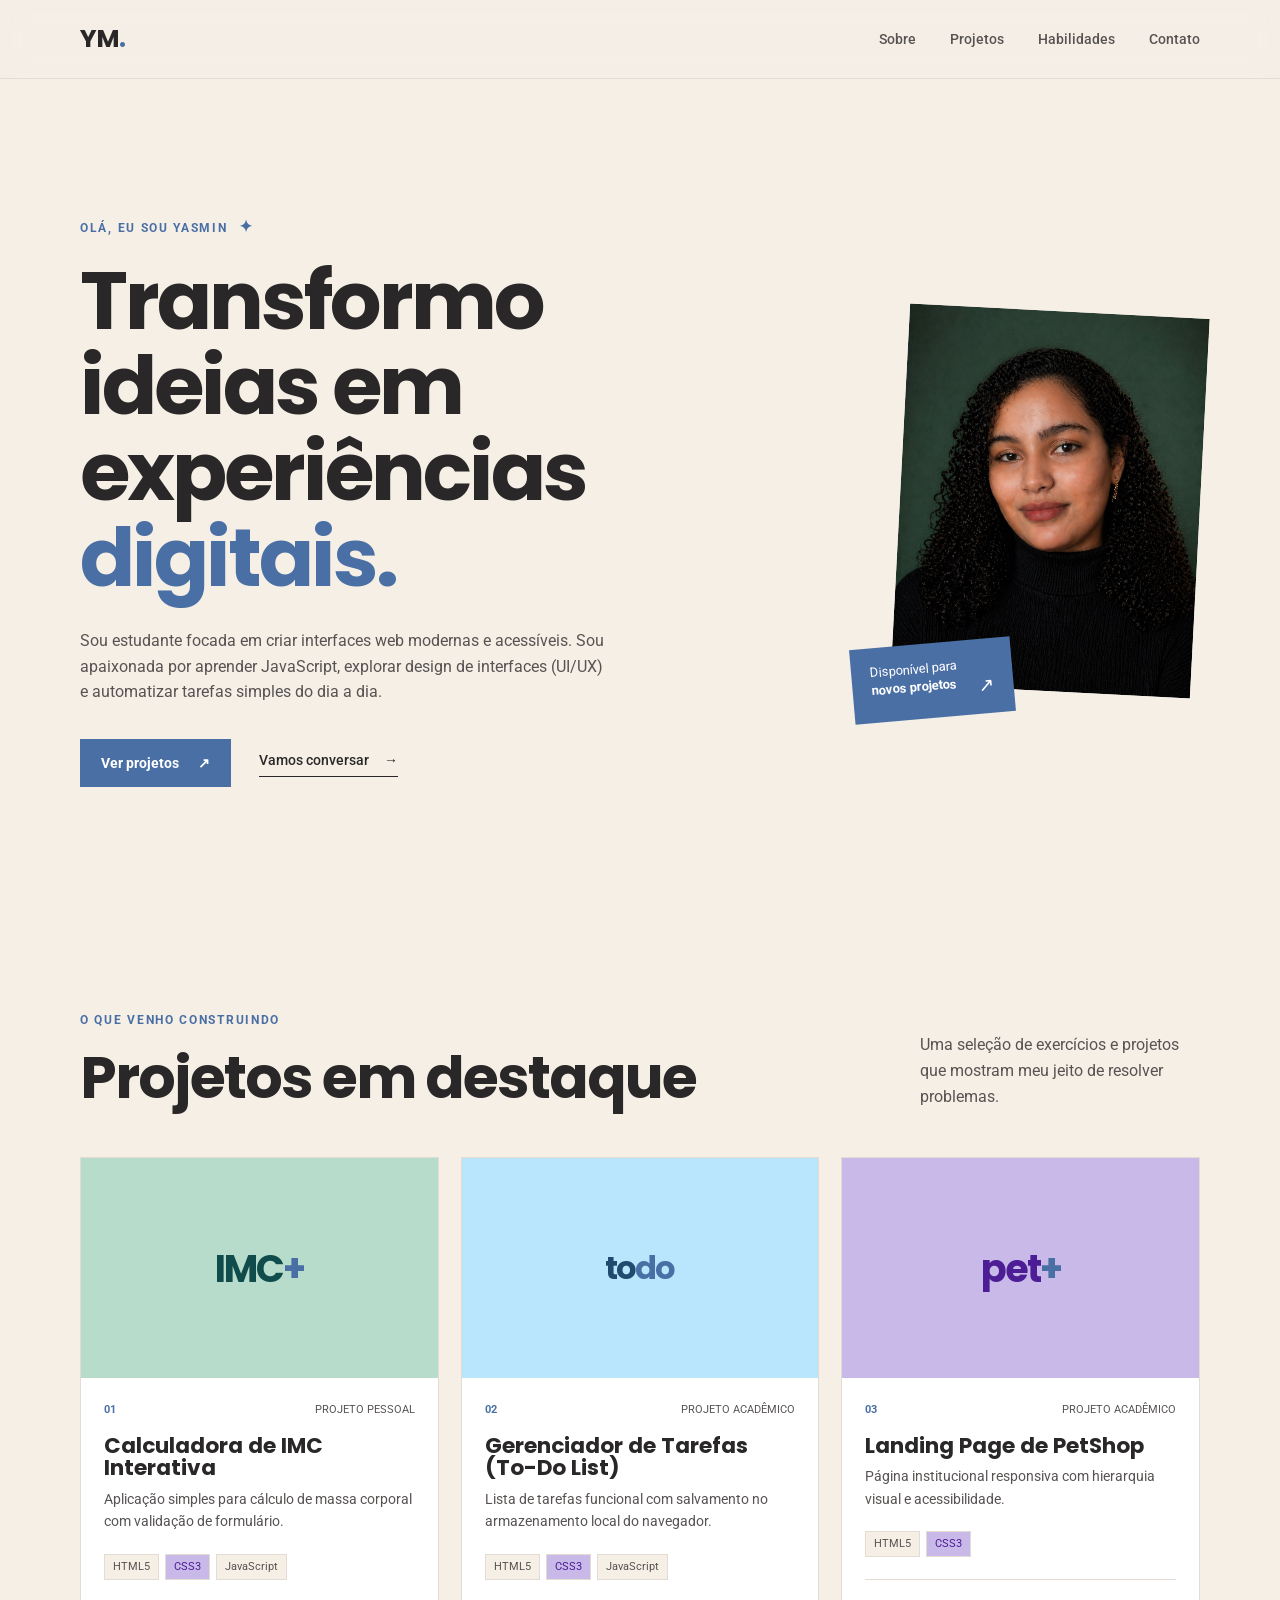
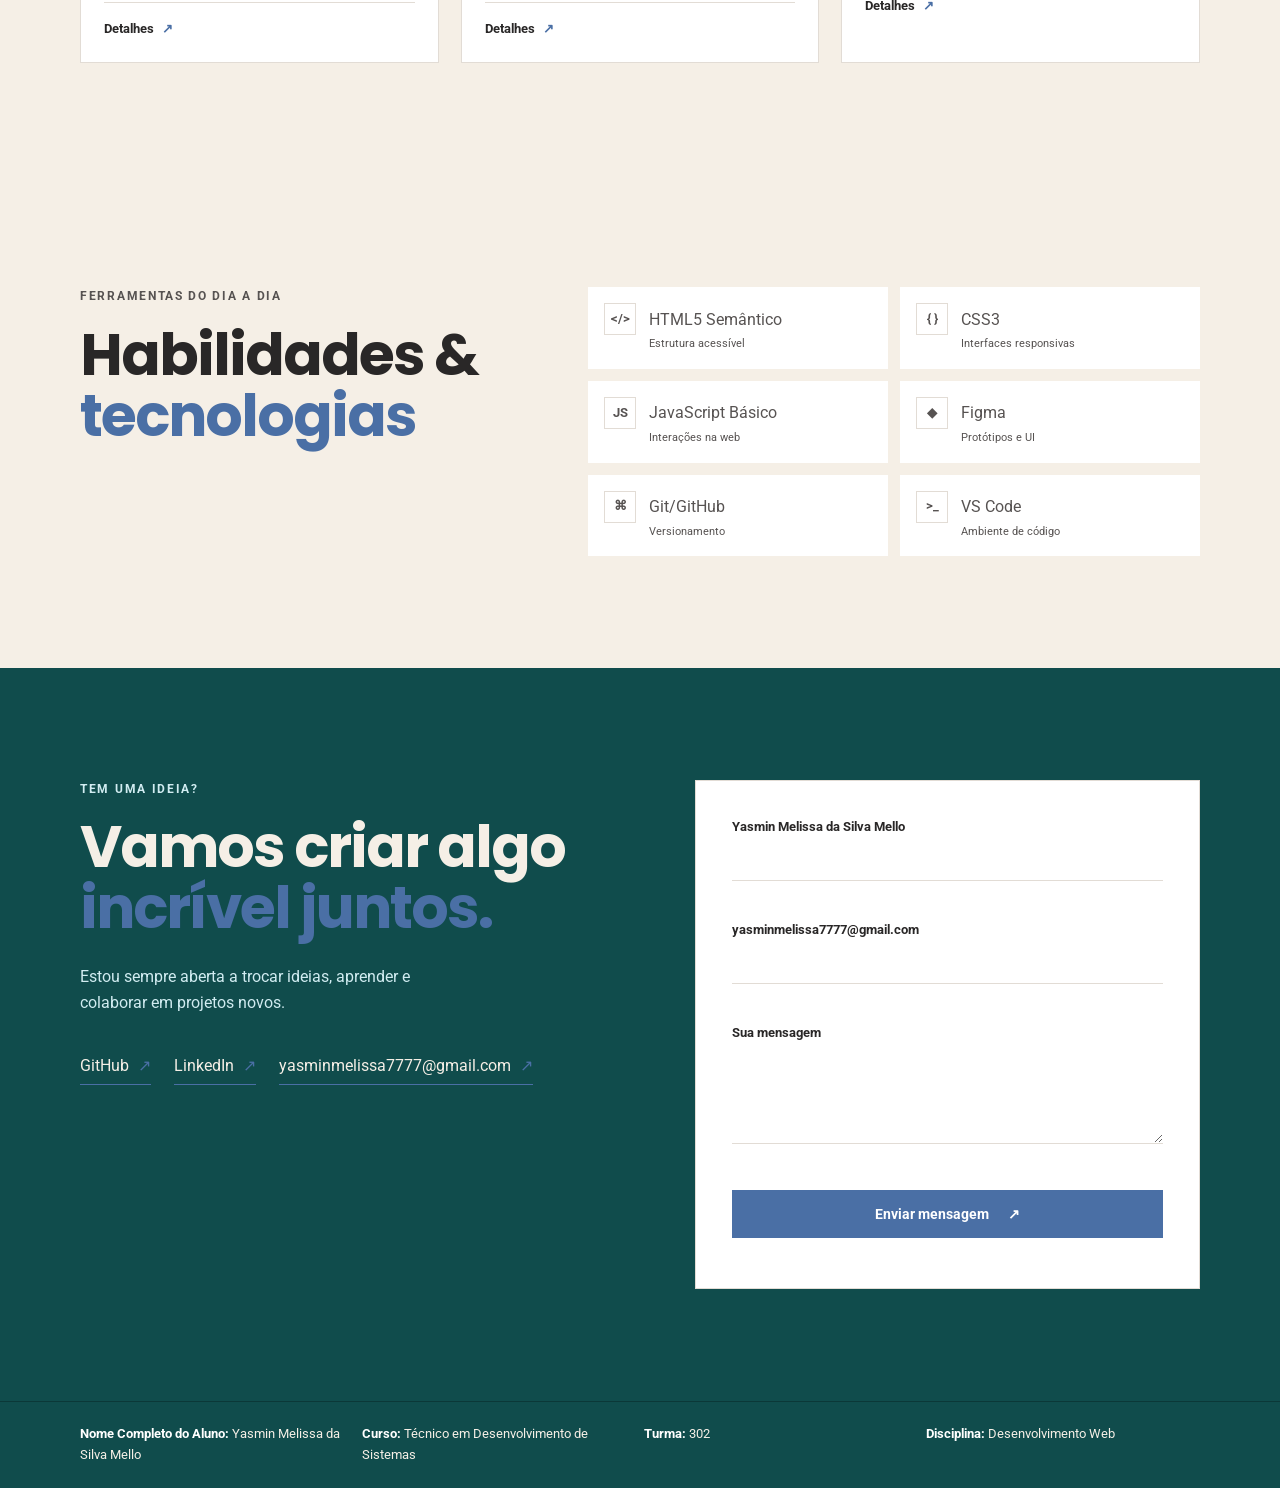
<file: index.html>
<!DOCTYPE html>
<html lang="pt-BR">
<head>
  <meta charset="UTF-8">
  <meta name="viewport" content="width=device-width, initial-scale=1.0">
  <!-- 🚨 ATENÇÃO EXTREMA: SE VOCÊ NÃO ENXERGAR ESTA LINHA, FAVOR COMPRAR UM ÓCULOS URGENTE! 🚨 -->
  <!-- TODO: TROQUE O NOME ABAIXO PELO SEU OU VAI ENTREGAR O TRABALHO COM O NOME DOS OUTROS! -->
  <meta name="description" content="Portfólio de Yasmin Melissa, aluna de Desenvolvimento de Sistemas.">
  <title>Yasmin Melissa | Desenvolvimento de Sistemas</title>
  <link rel="icon" type="image/x-icon" href="img/favicon.ico">
  <link rel="preconnect" href="https://fonts.googleapis.com">
  <link rel="preconnect" href="https://fonts.gstatic.com" crossorigin>
  <link href="https://fonts.googleapis.com/css2?family=Poppins:wght@400;500;600;700&family=Roboto:wght@400;500;700&display=swap" rel="stylesheet">
  <link rel="stylesheet" href="css/style.css">
</head>
<body>
  <a class="skip-link" href="#conteudo">Pular para o conteúdo</a>

  <header class="site-header">
    <div class="container header-content">
      <!-- 🚨 ATENÇÃO EXTREMA: SE VOCÊ NÃO ENXERGAR ESTA LINHA, FAVOR COMPRAR UM ÓCULOS URGENTE! 🚨 -->
      <!-- TODO: TROQUE O NOME ABAIXO PELO SEU OU VAI ENTREGAR O TRABALHO COM O NOME DOS OUTROS! -->
      <a class="brand" href="#sobre" aria-label="Ir para o início">YM<span>.</span></a>
      <button class="menu-toggle" type="button" aria-label="Abrir menu" aria-expanded="false" aria-controls="main-menu">
        <span></span><span></span><span></span>
      </button>
      <nav class="main-nav" id="main-menu" aria-label="Navegação principal">
        <a href="#sobre">Sobre</a>
        <a href="#projetos">Projetos</a>
        <a href="#habilidades">Habilidades</a>
        <a href="#contato">Contato</a>
      </nav>
    </div>
  </header>

  <main id="conteudo">
    <!-- 🚨 ATENÇÃO EXTREMA: ESTA É A APRESENTAÇÃO PRINCIPAL DO PORTFÓLIO! 🚨 -->
    <!-- TODO: TROQUE O TEXTO ABAIXO PELA SUA BIOGRAFIA OU VAI APRESENTAR A HISTÓRIA DOS OUTROS! -->
    <section class="hero section" id="sobre">
      <div class="container hero-grid">
        <div class="hero-copy">
          <!-- 🚨 ATENÇÃO EXTREMA: SEU NOME PRECISA APARECER AQUI! 🚨 -->
          <!-- TODO: TROQUE O NOME ABAIXO PELO SEU OU VAI ENTREGAR O TRABALHO COM O NOME DOS OUTROS! -->
          <p class="eyebrow">Olá, eu sou Yasmin <span aria-hidden="true">✦</span></p>
          <h1>Transformo ideias em experiências <em>digitais.</em></h1>
          <!-- ⚠️ OBVIEDADE NÍVEL HARD: SUA BIOGRAFIA NÃO VAI SE ESCREVER SOZINHA! ⚠️ -->
          <!-- TODO: COLOQUE SEU CURSO E SEUS INTERESSES ABAIXO ANTES DE ENTREGAR O TRABALHO! -->
          <p class="hero-text">Sou estudante focada em criar interfaces web modernas e acessíveis. Sou apaixonada por aprender JavaScript, explorar design de interfaces (UI/UX) e automatizar tarefas simples do dia a dia.</p>
          <div class="hero-actions">
            <a class="button button-primary" href="#projetos">Ver projetos <span aria-hidden="true">↗</span></a>
            <a class="text-link" href="#contato">Vamos conversar <span aria-hidden="true">→</span></a>
          </div>
        </div>
        <div class="profile-wrap">
          <div class="profile-frame">
            <!-- 🚨 ATENÇÃO EXTREMA: UMA FOTO ERRADA VAI MOSTRAR A CARA DOS OUTROS NO SEU PORTFÓLIO! 🚨 -->
            <!-- TODO: TROQUE img/foto-perfil.jpg PELA SUA FOTO E MANTENHA O CAMINHO DA PASTA img/! -->
            <img src="img/foto-perfil.jpg" alt="Foto de perfil de Yasmin Melissa da Silva Mello" onerror="this.style.display='none'; this.parentElement.classList.add('image-fallback');">
            <span class="fallback-initials" aria-hidden="true">YM</span>
          </div>
          <p class="profile-note">Disponível para<br><strong>novos projetos</strong> <span aria-hidden="true">↗</span></p>
        </div>
      </div>
    </section>

    <!-- 🚨 ATENÇÃO EXTREMA: ESTES PROJETOS SÃO A PROVA DO SEU TRABALHO! 🚨 -->
    <!-- TODO: TROQUE OS PROJETOS ABAIXO PELOS SEUS OU O PROFESSOR VAI CLICAR NOS PROJETOS DOS OUTROS! -->
    <section class="projects section" id="projetos">
      <div class="container">
        <div class="section-heading">
          <div>
            <p class="eyebrow">O que venho construindo</p>
            <h2>Projetos em destaque</h2>
          </div>
          <p class="section-intro">Uma seleção de exercícios e projetos que mostram meu jeito de resolver problemas.</p>
        </div>
        <div class="project-grid">
          <article class="project-card">
            <!-- ⚠️ OBVIEDADE NÍVEL HARD: PROJETO SEM NOME E LINK NÃO GANHA NOTA! ⚠️ -->
            <!-- TODO: COLOQUE NOME, DESCRIÇÃO, TECNOLOGIAS E LINKS REAIS DO SEU PROJETO! -->
            <a class="project-image image-one" href="projetos/projeto-1.html" aria-label="Ver detalhes da Calculadora de IMC Interativa">
              <span class="image-label">IMC<span>+</span></span>
            </a>
            <div class="project-content">
              <div class="project-meta"><span>01</span><span>Projeto pessoal</span></div>
              <h3>Calculadora de IMC Interativa</h3>
              <p>Aplicação simples para cálculo de massa corporal com validação de formulário.</p>
              <div class="tags"><span>HTML5</span><span>CSS3</span><span>JavaScript</span></div>
              <div class="project-links"><a href="projetos/projeto-1.html">Detalhes <span>↗</span></a></div>
            </div>
          </article>

          <article class="project-card">
            <!-- ⚠️ OBVIEDADE NÍVEL HARD: PROJETO SEM NOME E LINK NÃO GANHA NOTA! ⚠️ -->
            <!-- TODO: COLOQUE NOME, DESCRIÇÃO, TECNOLOGIAS E LINKS REAIS DO SEU PROJETO! -->
            <a class="project-image image-two" href="projetos/projeto-2.html" aria-label="Ver detalhes do Gerenciador de Tarefas">
              <span class="image-label">to<span>do</span></span>
            </a>
            <div class="project-content">
              <div class="project-meta"><span>02</span><span>Projeto acadêmico</span></div>
              <h3>Gerenciador de Tarefas (To-Do List)</h3>
              <p>Lista de tarefas funcional com salvamento no armazenamento local do navegador.</p>
              <div class="tags"><span>HTML5</span><span>CSS3</span><span>JavaScript</span></div>
              <div class="project-links"><a href="projetos/projeto-2.html">Detalhes <span>↗</span></a></div>
            </div>
          </article>

          <article class="project-card">
            <!-- ⚠️ OBVIEDADE NÍVEL HARD: PROJETO SEM NOME E LINK NÃO GANHA NOTA! ⚠️ -->
            <!-- TODO: COLOQUE NOME, DESCRIÇÃO, TECNOLOGIAS E LINKS REAIS DO SEU PROJETO! -->
            <a class="project-image image-three" href="projetos/projeto-3.html" aria-label="Ver detalhes da Landing Page de PetShop">
              <span class="image-label">pet<span>+</span></span>
            </a>
            <div class="project-content">
              <div class="project-meta"><span>03</span><span>Projeto acadêmico</span></div>
              <h3>Landing Page de PetShop</h3>
              <p>Página institucional responsiva com hierarquia visual e acessibilidade.</p>
              <div class="tags"><span>HTML5</span><span>CSS3</span></div>
              <div class="project-links"><a href="projetos/projeto-3.html">Detalhes <span>↗</span></a></div>
            </div>
          </article>
        </div>
      </div>
    </section>

    <!-- 🚨 ATENÇÃO EXTREMA: ESTA LISTA MOSTRA O QUE VOCÊ SABE FAZER! 🚨 -->
    <!-- TODO: TROQUE AS HABILIDADES ABAIXO PELAS SUAS OU VAI ATRIBUIR CONHECIMENTO DOS OUTROS A VOCÊ! -->
    <section class="skills section" id="habilidades">
      <div class="container skills-grid">
        <div>
          <p class="eyebrow">Ferramentas do dia a dia</p>
          <h2>Habilidades &<br><em>tecnologias</em></h2>
        </div>
        <div class="skills-list" aria-label="Lista de habilidades">
          <div class="skill"><span class="skill-icon">&lt;/&gt;</span><span>HTML5 Semântico</span><small>Estrutura acessível</small></div>
          <div class="skill"><span class="skill-icon">{ }</span><span>CSS3</span><small>Interfaces responsivas</small></div>
          <div class="skill"><span class="skill-icon">JS</span><span>JavaScript Básico</span><small>Interações na web</small></div>
          <div class="skill"><span class="skill-icon">◆</span><span>Figma</span><small>Protótipos e UI</small></div>
          <div class="skill"><span class="skill-icon">⌘</span><span>Git/GitHub</span><small>Versionamento</small></div>
          <div class="skill"><span class="skill-icon">&gt;_</span><span>VS Code</span><small>Ambiente de código</small></div>
        </div>
      </div>
    </section>

    <!-- ⚠️ OBVIEDADE NÍVEL HARD: FORMULÁRIO SEM VALIDAÇÃO VIRA BAGUNÇA! ⚠️ -->
    <!-- TODO: CONECTE ESTE FORMULÁRIO A UM SERVIÇO REAL SE QUISER RECEBER MENSAGENS! -->
    <section class="contact section" id="contato">
      <div class="container contact-grid">
        <div class="contact-copy">
          <p class="eyebrow">Tem uma ideia?</p>
          <h2>Vamos criar algo<br><em>incrível juntos.</em></h2>
          <p>Estou sempre aberta a trocar ideias, aprender e colaborar em projetos novos.</p>
          <div class="social-links">
            <!-- ⚠️ OBVIEDADE NÍVEL HARD: SE NÃO ALTERAR ISSO AQUI, NEM O LIVE SERVER SALVA! ⚠️ -->
            <!-- TODO: COLOQUE SEU E-MAIL REAL ABAIXO. NÃO DEIXE ESTE PLACEHOLDER SE NÃO VÃO MANDAR MENSAGEM PRO SEXTO DOS INFERNOS! -->
            <a href="https://github.com/Yasmin710-135" target="_blank" rel="noopener noreferrer">GitHub <span>↗</span></a>
            <a href="https://www.linkedin.com/in/yasmin-m-70b185333/" target="_blank" rel="noopener noreferrer">LinkedIn <span>↗</span></a>
            <a href="mailto:yasminmelissa7777@gmail.com">yasminmelissa7777@gmail.com <span>↗</span></a>
          </div>
        </div>
        <form class="contact-form" id="contact-form" novalidate>
          <div class="field"><label for="nome">Yasmin Melissa da Silva Mello</label><input type="text" id="nome" name="nome" autocomplete="name" required><span class="field-error" aria-live="polite"></span></div>
          <div class="field"><label for="email">yasminmelissa7777@gmail.com</label><input type="email" id="email" name="email" autocomplete="email" required><span class="field-error" aria-live="polite"></span></div>
          <div class="field"><label for="mensagem">Sua mensagem</label><textarea id="mensagem" name="mensagem" rows="4" required></textarea><span class="field-error" aria-live="polite"></span></div>
          <button class="button button-dark" type="submit">Enviar mensagem <span aria-hidden="true">↗</span></button>
          <p class="form-status" role="status" aria-live="polite"></p>
        </form>
      </div>
    </section>
  </main>

  <footer class="site-footer">
    <!-- 🚨 ATENÇÃO EXTREMA: O RODAPÉ TAMBÉM ENTREGA A IDENTIDADE DO TRABALHO! 🚨 -->
    <!-- TODO: TROQUE O NOME, CURSO, TURMA E DISCIPLINA PELOS SEUS DADOS REAIS! -->
    <div class="container footer-content">
      <p><strong>Nome Completo do Aluno:</strong> Yasmin Melissa da Silva Mello</p>
      <p><strong>Curso:</strong> Técnico em Desenvolvimento de Sistemas</p>
      <p><strong>Turma:</strong> 302</p>
      <p><strong>Disciplina:</strong> Desenvolvimento Web</p>
    </div>
  </footer>
  <script src="js/script.js"></script>
</body>
</html>
</file>
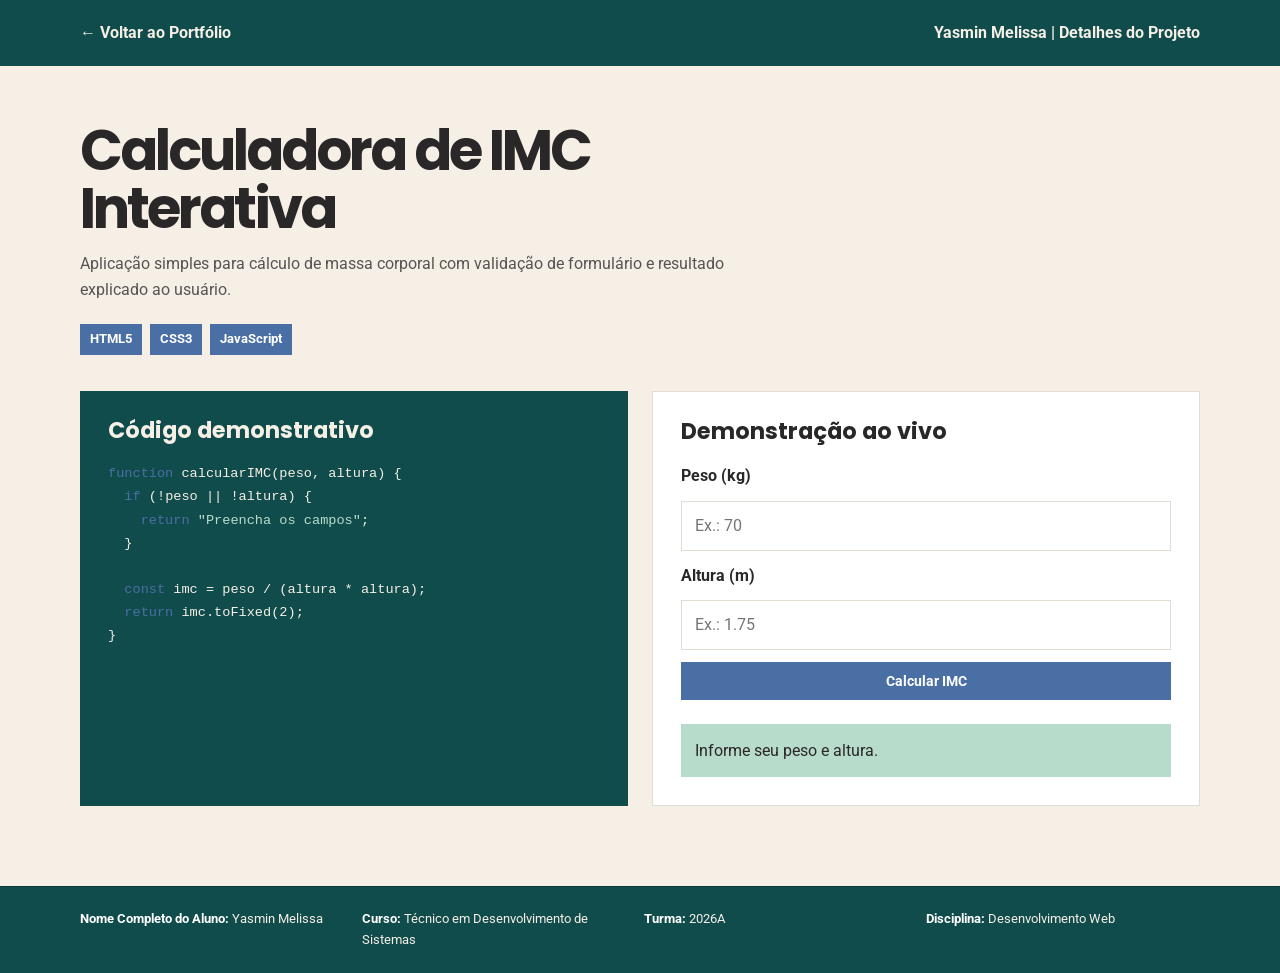
<file: projetos/projeto-1.html>
<!DOCTYPE html>
<html lang="pt-BR">
<head>
  <meta charset="UTF-8">
  <meta name="viewport" content="width=device-width, initial-scale=1.0">
  <title>Calculadora de IMC | Yasmin Melissa</title>
  <link rel="preconnect" href="https://fonts.googleapis.com">
  <link rel="preconnect" href="https://fonts.gstatic.com" crossorigin>
  <link href="https://fonts.googleapis.com/css2?family=Poppins:wght@400;500;600;700&family=Roboto:wght@400;500;700&display=swap" rel="stylesheet">
  <link rel="stylesheet" href="../css/style.css">
</head>
<body class="project-page">
  <header class="project-topbar"><div class="container"><a class="back-link" href="../index.html#projetos">← Voltar ao Portfólio</a><strong>Yasmin Melissa | Detalhes do Projeto</strong></div></header>
  <main class="container">
    <!-- 🚨 ATENÇÃO EXTREMA: ESTA SUBPÁGINA PRECISA DESCREVER O SEU PROJETO! 🚨 -->
    <!-- TODO: TROQUE O TÍTULO E A DESCRIÇÃO ABAIXO PELOS DADOS DO SEU PROJETO! -->
    <h1 class="project-title">Calculadora de IMC Interativa</h1>
    <p class="project-description">Aplicação simples para cálculo de massa corporal com validação de formulário e resultado explicado ao usuário.</p>
    <div class="project-badges"><span>HTML5</span><span>CSS3</span><span>JavaScript</span></div>
    <div class="split-container">
      <section class="code-panel" aria-labelledby="codigo-titulo">
        <h2 id="codigo-titulo">Código demonstrativo</h2>
        <pre><code><span class="code-keyword">function</span> calcularIMC(peso, altura) {
  <span class="code-keyword">if</span> (!peso || !altura) {
    <span class="code-keyword">return</span> <span class="code-string">"Preencha os campos"</span>;
  }

  <span class="code-keyword">const</span> imc = peso / (altura * altura);
  <span class="code-keyword">return</span> imc.toFixed(2);
}</code></pre>
      </section>
      <section class="preview-panel" aria-labelledby="preview-titulo">
        <h2 id="preview-titulo">Demonstração ao vivo</h2>
        <div class="demo-box">
          <label for="peso">Peso (kg)</label><input type="number" id="peso" min="1" step="0.1" placeholder="Ex.: 70">
          <label for="altura">Altura (m)</label><input type="number" id="altura" min="0.5" step="0.01" placeholder="Ex.: 1.75">
          <button class="button" type="button" id="calcular-imc">Calcular IMC</button>
          <p class="demo-result" id="resultado-imc" role="status">Informe seu peso e altura.</p>
        </div>
      </section>
    </div>
  </main>
  <footer class="site-footer"><div class="container footer-content"><p><strong>Nome Completo do Aluno:</strong> Yasmin Melissa</p><p><strong>Curso:</strong> Técnico em Desenvolvimento de Sistemas</p><p><strong>Turma:</strong> 2026A</p><p><strong>Disciplina:</strong> Desenvolvimento Web</p></div></footer>
  <script src="../js/script.js"></script>
</body>
</html>
</file>
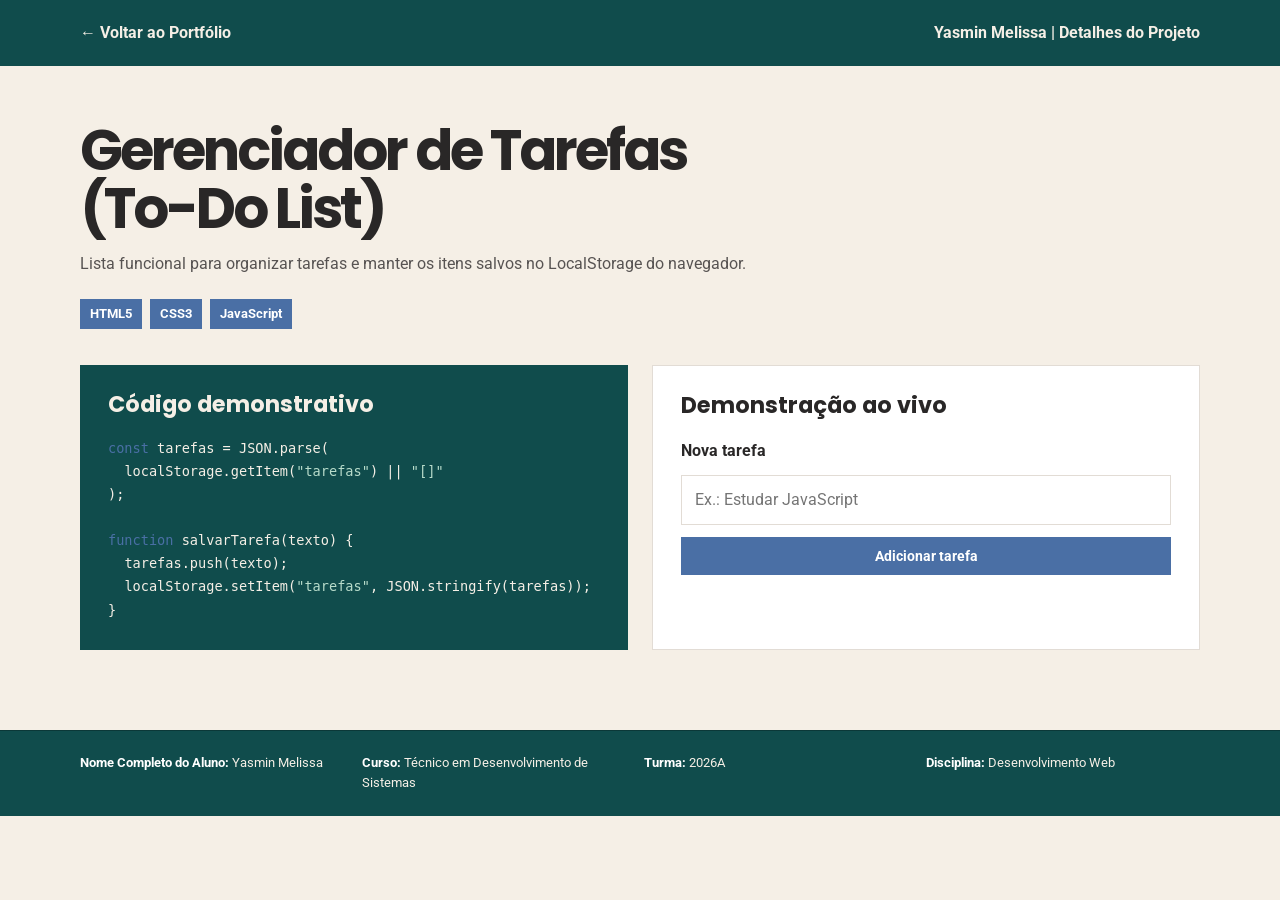
<file: projetos/projeto-2.html>
<!DOCTYPE html>
<html lang="pt-BR">
<head>
  <meta charset="UTF-8">
  <meta name="viewport" content="width=device-width, initial-scale=1.0">
  <title>To-Do List | Yasmin Melissa</title>
  <link rel="preconnect" href="https://fonts.googleapis.com">
  <link rel="preconnect" href="https://fonts.gstatic.com" crossorigin>
  <link href="https://fonts.googleapis.com/css2?family=Poppins:wght@400;500;600;700&family=Roboto:wght@400;500;700&display=swap" rel="stylesheet">
  <link rel="stylesheet" href="../css/style.css">
</head>
<body class="project-page">
  <header class="project-topbar">
    <div class="container">
      <a class="back-link" href="../index.html#projetos">← Voltar ao Portfólio</a>
      <strong>Yasmin Melissa | Detalhes do Projeto</strong>
    </div>
  </header>
  <main class="container">
    <!-- 🚨 ATENÇÃO EXTREMA: ESTA SUBPÁGINA PRECISA DESCREVER O SEU PROJETO! 🚨 -->
    <!-- TODO: TROQUE O CONTEÚDO ABAIXO PELOS DADOS DO SEU PROJETO! -->
    <h1 class="project-title">Gerenciador de Tarefas (To-Do List)</h1>
    <p class="project-description">Lista funcional para organizar tarefas e manter os itens salvos no LocalStorage do navegador.</p>
    <div class="project-badges"><span>HTML5</span><span>CSS3</span><span>JavaScript</span></div>
    <div class="split-container">
      <section class="code-panel">
        <h2>Código demonstrativo</h2>
        <pre><code><span class="code-keyword">const</span> tarefas = JSON.parse(
  localStorage.getItem(<span class="code-string">"tarefas"</span>) || <span class="code-string">"[]"</span>
);

<span class="code-keyword">function</span> salvarTarefa(texto) {
  tarefas.push(texto);
  localStorage.setItem(<span class="code-string">"tarefas"</span>, JSON.stringify(tarefas));
}</code></pre>
      </section>
      <section class="preview-panel">
        <h2>Demonstração ao vivo</h2>
        <div class="demo-box">
          <label for="nova-tarefa">Nova tarefa</label>
          <input id="nova-tarefa" type="text" placeholder="Ex.: Estudar JavaScript">
          <button class="button" type="button" id="adicionar-tarefa">Adicionar tarefa</button>
          <ul class="task-list" id="lista-tarefas"></ul>
        </div>
      </section>
    </div>
  </main>
  <footer class="site-footer">
    <!-- 🚨 ATENÇÃO EXTREMA: O RODAPÉ IDENTIFICA QUEM FEZ O PROJETO! 🚨 -->
    <!-- TODO: TROQUE NOME, CURSO, TURMA E DISCIPLINA PELOS SEUS DADOS REAIS! -->
    <div class="container footer-content">
      <p><strong>Nome Completo do Aluno:</strong> Yasmin Melissa</p>
      <p><strong>Curso:</strong> Técnico em Desenvolvimento de Sistemas</p>
      <p><strong>Turma:</strong> 2026A</p>
      <p><strong>Disciplina:</strong> Desenvolvimento Web</p>
    </div>
  </footer>
  <script src="../js/script.js"></script>
</body>
</html>
</file>
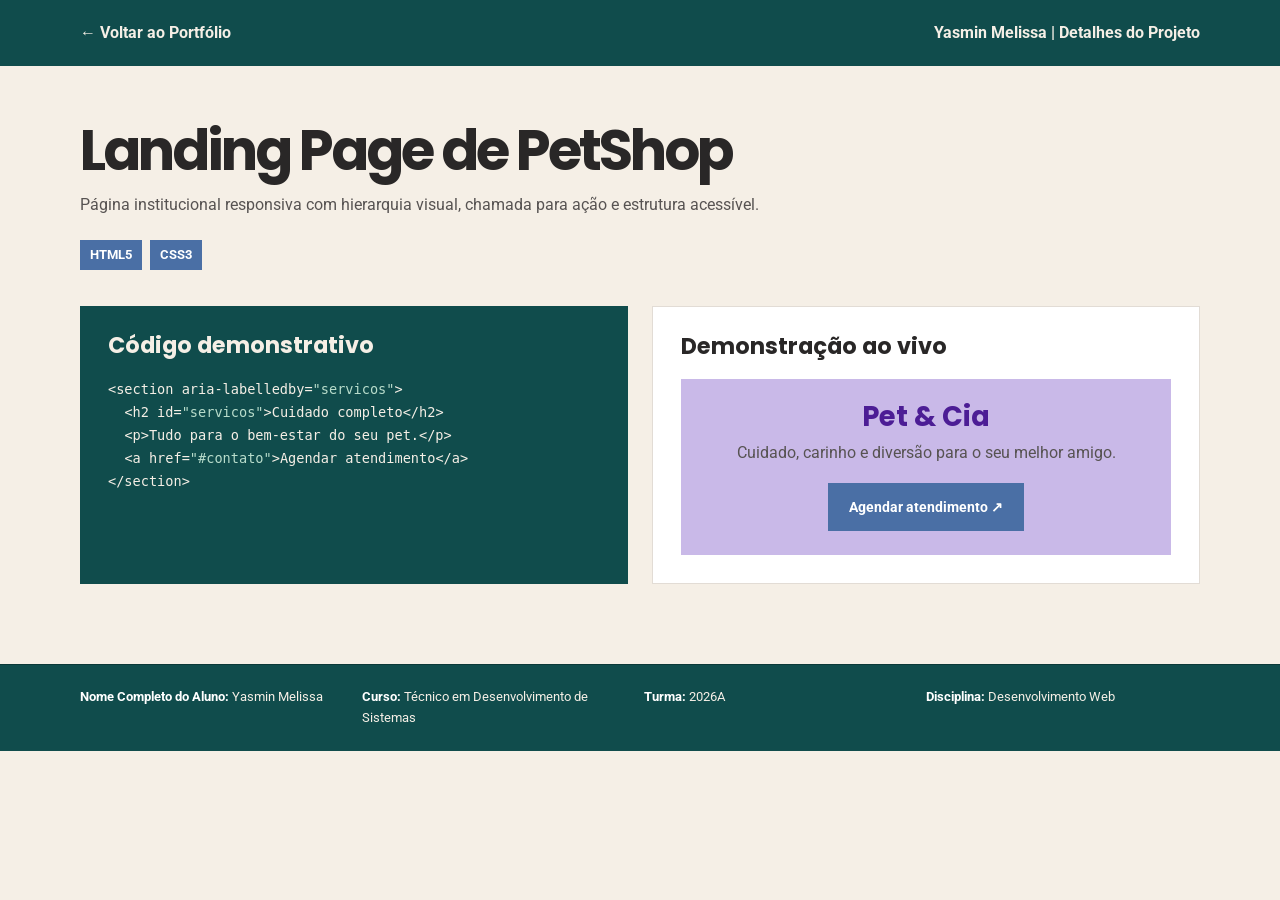
<file: projetos/projeto-3.html>
<!DOCTYPE html>
<html lang="pt-BR">
<head>
  <meta charset="UTF-8">
  <meta name="viewport" content="width=device-width, initial-scale=1.0">
  <title>Landing Page de PetShop | Yasmin Melissa</title>
  <link rel="preconnect" href="https://fonts.googleapis.com">
  <link rel="preconnect" href="https://fonts.gstatic.com" crossorigin>
  <link href="https://fonts.googleapis.com/css2?family=Poppins:wght@400;500;600;700&family=Roboto:wght@400;500;700&display=swap" rel="stylesheet">
  <link rel="stylesheet" href="../css/style.css">
</head>
<body class="project-page">
  <header class="project-topbar">
    <div class="container">
      <a class="back-link" href="../index.html#projetos">← Voltar ao Portfólio</a>
      <strong>Yasmin Melissa | Detalhes do Projeto</strong>
    </div>
  </header>
  <main class="container">
    <!-- 🚨 ATENÇÃO EXTREMA: ESTA SUBPÁGINA PRECISA DESCREVER O SEU PROJETO! 🚨 -->
    <!-- TODO: TROQUE O CONTEÚDO ABAIXO PELOS DADOS DO SEU PROJETO! -->
    <h1 class="project-title">Landing Page de PetShop</h1>
    <p class="project-description">Página institucional responsiva com hierarquia visual, chamada para ação e estrutura acessível.</p>
    <div class="project-badges"><span>HTML5</span><span>CSS3</span></div>
    <div class="split-container">
      <section class="code-panel">
        <h2>Código demonstrativo</h2>
        <pre><code>&lt;section aria-labelledby=<span class="code-string">"servicos"</span>&gt;
  &lt;h2 id=<span class="code-string">"servicos"</span>&gt;Cuidado completo&lt;/h2&gt;
  &lt;p&gt;Tudo para o bem-estar do seu pet.&lt;/p&gt;
  &lt;a href=<span class="code-string">"#contato"</span>&gt;Agendar atendimento&lt;/a&gt;
&lt;/section&gt;</code></pre>
      </section>
      <section class="preview-panel">
        <h2>Demonstração ao vivo</h2>
        <div class="pet-preview">
          <h3>Pet &amp; Cia</h3>
          <p>Cuidado, carinho e diversão para o seu melhor amigo.</p>
          <a class="button button-primary" href="#agendamento" id="agendar-pet">Agendar atendimento ↗</a>
          <p id="pet-status" class="demo-result" hidden>Em breve entraremos em contato!</p>
        </div>
      </section>
    </div>
  </main>
  <footer class="site-footer">
    <!-- 🚨 ATENÇÃO EXTREMA: O RODAPÉ IDENTIFICA QUEM FEZ O PROJETO! 🚨 -->
    <!-- TODO: TROQUE NOME, CURSO, TURMA E DISCIPLINA PELOS SEUS DADOS REAIS! -->
    <div class="container footer-content">
      <p><strong>Nome Completo do Aluno:</strong> Yasmin Melissa</p>
      <p><strong>Curso:</strong> Técnico em Desenvolvimento de Sistemas</p>
      <p><strong>Turma:</strong> 2026A</p>
      <p><strong>Disciplina:</strong> Desenvolvimento Web</p>
    </div>
  </footer>
  <script src="../js/script.js"></script>
</body>
</html>
</file>
<file: css/style.css>
/* 🎨 PALETA HARMONIZADA SUAVE E ACESSÍVEL */
:root {
  --bg-primary: #f5efe6;
  --card-bg: #ffffff;
  --border-color: #e2dcd5;
  --text-primary: #292727;
  --text-muted: #575352;
  --bg-dark-section: #104c4c;
  --text-light: #f5efe6;
  --accent-primary: #4a6fa5;
  --accent-hover: #37547e;
  --card-mint: #b8dccb;
  --card-ice: #bae6fd;
  --card-lilac: #c9b9e8;
  --heading-font: "Poppins", sans-serif;
  --body-font: "Roboto", sans-serif;
}

* { box-sizing: border-box; margin: 0; padding: 0; }
html { scroll-behavior: smooth; }
body { background: var(--bg-primary); color: var(--text-primary); font: 1rem/1.6 var(--body-font); }
a { color: inherit; text-decoration: none; }
button, input, textarea { font: inherit; }
.container { margin: 0 auto; width: min(1120px, calc(100% - 48px)); }
.section { padding: 112px 0; }
.skip-link { background: var(--bg-dark-section); color: #ffffff; left: 12px; padding: 8px 14px; position: fixed; top: -60px; z-index: 20; }
.skip-link:focus { top: 12px; }

.site-header { background: rgba(245, 239, 230, .94); border-bottom: 1px solid var(--border-color); position: sticky; top: 0; z-index: 10; backdrop-filter: blur(12px); }
.header-content { align-items: center; display: flex; height: 78px; justify-content: space-between; }
.brand { font: 700 25px var(--heading-font); letter-spacing: -1px; }
.brand span, em { color: var(--accent-primary); font-style: normal; }
.main-nav { display: flex; gap: 34px; }
.main-nav a, .text-link { color: var(--text-muted); font-size: .875rem; font-weight: 500; }
.main-nav a:hover, .text-link:hover, .social-links a:hover { color: var(--accent-primary); }
.menu-toggle { background: none; border: 0; cursor: pointer; display: none; }

.hero { background: var(--bg-primary); min-height: 660px; padding-top: 135px; }
.hero-grid { align-items: center; display: grid; gap: 80px; grid-template-columns: 1.2fr .8fr; }
.eyebrow { color: var(--accent-primary); font-size: .75rem; font-weight: 700; letter-spacing: 1.7px; margin-bottom: 18px; text-transform: uppercase; }
.eyebrow span { font-size: 1rem; margin-left: 7px; }
h1, h2, h3 { font-family: var(--heading-font); line-height: 1.05; }
h1 { font-size: clamp(3rem, 6.5vw, 5.1rem); letter-spacing: -3px; max-width: 680px; }
.hero-text { color: var(--text-muted); margin: 28px 0 34px; max-width: 530px; }
.hero-actions { align-items: center; display: flex; gap: 28px; }
.button { align-items: center; border: 0; cursor: pointer; display: inline-flex; font: 700 .875rem var(--body-font); gap: 19px; justify-content: center; padding: 16px 21px; transition: background .25s, color .25s, transform .25s; }
.button:hover { background: var(--accent-hover); color: #ffffff !important; transform: translateY(-3px); }
.button-primary { background: var(--accent-primary); color: #ffffff; }
.button-primary:hover, .button-dark:hover { background: var(--accent-hover); color: #ffffff !important; }
.text-link { border-bottom: 1px solid var(--text-primary); color: var(--text-primary); padding-bottom: 4px; }
.text-link span { margin-left: 12px; }
.profile-wrap { justify-self: end; position: relative; }
.profile-frame { background: var(--card-lilac); height: 380px; overflow: hidden; position: relative; transform: rotate(3deg); width: 300px; }
.profile-frame img { height: 100%; object-fit: cover; width: 100%; }
.fallback-initials { align-items: center; color: var(--bg-dark-section); display: flex; font: 700 4.75rem var(--heading-font); inset: 0; justify-content: center; position: absolute; }
.profile-frame img + .fallback-initials { display: none; }
.image-fallback .fallback-initials { display: flex; }
.profile-note { background: var(--accent-primary); bottom: -28px; color: #ffffff; font-size: .8125rem; left: -48px; line-height: 1.35; padding: 16px 19px; position: absolute; transform: rotate(-5deg); }
.profile-note span { float: right; font-size: 1.1875rem; margin-left: 22px; }

.projects { background: var(--bg-primary); }
.section-heading { align-items: end; display: flex; justify-content: space-between; margin-bottom: 48px; }
h2 { font-size: clamp(2.375rem, 5vw, 3.625rem); letter-spacing: -2px; }
.section-intro { color: var(--text-muted); max-width: 280px; }
.project-grid { display: grid; gap: 22px; grid-template-columns: repeat(3, 1fr); }
.project-card { background: var(--card-bg); border: 1px solid var(--border-color); transition: box-shadow .3s, transform .3s; }
.project-card:hover { box-shadow: 10px 10px 0 var(--card-lilac); transform: translateY(-6px); }
.project-image { align-items: center; display: flex; height: 220px; justify-content: center; overflow: hidden; }
.image-one { background: var(--card-mint); }.image-two { background: var(--card-ice); }.image-three { background: var(--card-lilac); }
.image-label { color: #104c4c; font: 700 2.375rem var(--heading-font); letter-spacing: -2px; }.image-label span { color: var(--accent-primary); }.image-two .image-label { color: #204b6e; font-size: 2rem; }.image-three .image-label { color: #4c1d95; }
.project-content { padding: 23px; }.project-meta { color: var(--text-muted); display: flex; font-size: .6875rem; justify-content: space-between; margin-bottom: 16px; text-transform: uppercase; }.project-meta span:first-child { color: var(--accent-primary); font-weight: 700; }.project-content h3 { font-size: 1.35rem; margin-bottom: 8px; }.project-content p { color: var(--text-muted); font-size: .875rem; min-height: 48px; }.tags { display: flex; flex-wrap: wrap; gap: 6px; margin: 18px 0 22px; }.tags span { background: var(--bg-primary); border: 1px solid var(--border-color); color: var(--text-muted); font-size: .6875rem; padding: 3px 8px; }.tags span:nth-child(even) { background: var(--card-lilac); border-color: var(--border-color); color: #4c1d95; }.project-links { border-top: 1px solid var(--border-color); display: flex; gap: 18px; padding-top: 16px; }.project-links a { font-size: .8125rem; font-weight: 700; }.project-links a:hover { color: var(--accent-primary); }.project-links span, .social-links span { color: var(--accent-primary); margin-left: 5px; }

.skills { background: var(--bg-dark-section); }.skills-grid { display: grid; gap: 100px; grid-template-columns: .8fr 1.2fr; }.skills h2 em { color: var(--text-light); }.skills-list { display: grid; gap: 12px; grid-template-columns: repeat(2, 1fr); }.skill { align-items: center; background: var(--card-bg); display: grid; grid-template-columns: 45px 1fr; padding: 16px; }.skill-icon { align-items: center; background: var(--card-bg); border: 1px solid var(--border-color); color: var(--accent-primary); display: flex; font-size: .8125rem; font-weight: 700; height: 32px; justify-content: center; width: 32px; }.skill:nth-child(3n + 2) .skill-icon { color: #104c4c; }.skill:nth-child(3n) .skill-icon { color: #4c1d95; }.skill small { color: var(--text-muted); font-size: .6875rem; grid-column: 2; }
.contact { background: var(--bg-dark-section); color: var(--text-light); }.contact-grid { display: grid; gap: 110px; grid-template-columns: 1fr 1fr; }.contact-copy h2 { color: var(--accent-primary); margin-bottom: 25px; }.contact-copy > p:not(.eyebrow) { color: var(--text-light); max-width: 380px; }.social-links { display: flex; flex-wrap: wrap; gap: 23px; margin-top: 38px; }.social-links a { border-bottom: 1px solid var(--accent-primary); padding-bottom: 5px; }.contact-form { background: var(--card-bg); border: 1px solid var(--border-color); color: var(--text-primary); padding: 36px; }.field { margin-bottom: 21px; }.field label { display: block; font-size: .8125rem; font-weight: 700; margin-bottom: 7px; }.field input, .field textarea { background: transparent; border: 0; border-bottom: 1px solid var(--border-color); color: var(--text-primary); font: 1rem var(--body-font); outline: 0; padding: 8px 0; resize: vertical; width: 100%; }.field input:focus, .field textarea:focus { border-color: var(--accent-primary); }.field-error { color: var(--accent-hover); display: block; font-size: .75rem; min-height: 18px; }.field.invalid input, .field.invalid textarea { border-color: var(--accent-hover); }.button-dark { background: var(--accent-primary); color: #ffffff; width: 100%; }.button-dark:hover { background: var(--accent-hover); color: #ffffff !important; }.form-status { color: var(--text-primary); font-size: .8125rem; margin-top: 14px; text-align: center; }
.site-footer { background: var(--bg-dark-section); border-top: 1px solid #0b3838; color: var(--text-light); font-size: .8125rem; padding: 22px 0; }.footer-content { display: grid; gap: 8px; grid-template-columns: repeat(4, 1fr); }.footer-content strong { color: #ffffff; }

/* 🚨 CORREÇÃO DE CONTRASTE DOS TEXTOS */

/* 1. SEÇÃO HABILIDADES (FUNDO CLARO) */
#habilidades,
.skills-section {
  background-color: var(--bg-primary, #f5efe6) !important;
  color: #292727 !important;
}

#habilidades .section-subtitle,
#habilidades p,
#habilidades span,
.skills-section .section-subtitle,
.skills-section p,
.skills-section span {
  color: #575352 !important;
}

/* 🚨 REFAÇO E FORÇO A VISIBILIDADE COMPLETA DO TÍTULO DE HABILIDADES */

/* Remove efeitos de texto gradiente/transparente do título inteiro. */
#habilidades h2,
#habilidades h2 *,
.skills-section h2,
.skills-section h2 *,
[class*="skill"] h2,
[class*="skill"] h2 * {
  background: none !important;
  -webkit-background-clip: initial !important;
  background-clip: initial !important;
  -webkit-text-fill-color: #292727 !important;
  color: #292727 !important;
  opacity: 1 !important;
  visibility: visible !important;
}

/* Mantém a palavra destacada em Azul Sereno, inclusive quando usa <em>. */
#habilidades h2 span,
#habilidades h2 strong,
#habilidades h2 em,
#habilidades h2 .highlight,
.skills-section h2 span,
.skills-section h2 strong,
.skills-section h2 em,
.skills-section h2 .highlight {
  -webkit-text-fill-color: #4a6fa5 !important;
  color: #4a6fa5 !important;
}

/* 2. SEÇÃO CONTATO (FUNDO ESCURO VERDE-PETRÓLEO) */
#contato,
.contact-section {
  background-color: #104c4c !important;
  color: #f5efe6 !important;
}

#contato h2,
#contato .section-title,
.contact-section h2,
.contact-section .section-title {
  color: #f5efe6 !important;
}

#contato h2 span,
#contato .highlight-text,
.contact-section h2 span,
.contact-section .highlight-text {
  color: #bae6fd !important;
}

#contato .section-subtitle,
#contato p,
.contact-section .section-subtitle,
.contact-section p,
.contact-section .contact-copy > p:not(.eyebrow) {
  color: #d1ecf1 !important;
}

/* 🚨 ATENÇÃO EXTREMA: RESPONSIVIDADE NÃO É OPCIONAL EM UM PORTFÓLIO WEB! 🚨 */
/* TODO: NÃO REMOVA ESTE BREAKPOINT OU O SITE VAI QUEBRAR NO CELULAR! */
@media (max-width: 768px) {
  .section { padding: 78px 0; }.hero { padding-top: 90px; }.hero-grid, .skills-grid, .contact-grid { gap: 52px; grid-template-columns: 1fr; }.profile-wrap { justify-self: start; }.profile-frame { height: 330px; width: 260px; }.project-grid { grid-template-columns: 1fr 1fr; }.project-card:last-child { grid-column: 1 / -1; }.contact-grid { gap: 40px; }
}

@media (max-width: 600px) {
  .container { width: min(100% - 36px, 1120px); }.header-content { height: 68px; }.menu-toggle { display: flex; flex-direction: column; gap: 5px; padding: 8px 0 8px 8px; }.menu-toggle span { background: var(--text-primary); display: block; height: 2px; width: 25px; }.main-nav { background: var(--card-bg); border-bottom: 1px solid var(--border-color); display: flex; flex-direction: column; gap: 0; left: 0; padding: 12px 18px 22px; position: absolute; right: 0; top: 68px; transform: translateY(-150%); transition: transform .3s; z-index: -1; }.main-nav.is-open { transform: translateY(0); }.main-nav a { padding: 10px 0; }.hero-grid { gap: 55px; }.hero h1 { font-size: 3rem; letter-spacing: -2px; }.hero-actions { align-items: flex-start; flex-direction: column; gap: 20px; }.section-heading { align-items: flex-start; flex-direction: column; gap: 18px; }.project-grid, .skills-list { grid-template-columns: 1fr; }.project-card:last-child { grid-column: auto; }.contact-form { padding: 24px 20px; }.footer-content { grid-template-columns: 1fr; }
}

/* 🚨 ATENÇÃO EXTREMA: ESTE BLOCO CONTROLA O SPLIT DAS SUBPÁGINAS! 🚨 */
/* TODO: ALTERE O LAYOUT ABAIXO SOMENTE SE SOUBER COMO PRESERVAR CÓDIGO E PREVIEW! */
.project-page { min-height: 100vh; }
.project-topbar { background: var(--bg-dark-section); color: var(--text-light); padding: 20px 0; }
.project-topbar .container { align-items: center; display: flex; justify-content: space-between; }
.back-link { color: var(--text-light); font-weight: 700; }.back-link:hover { color: var(--accent-primary); }
.project-title { font-size: clamp(2rem, 5vw, 3.5rem); margin: 56px 0 12px; }.project-description { color: var(--text-muted); margin-bottom: 22px; max-width: 680px; }
.project-badges { display: flex; flex-wrap: wrap; gap: 8px; margin-bottom: 36px; }.project-badges span { background: var(--accent-primary); color: #ffffff; font-size: .8rem; font-weight: 700; padding: 5px 10px; }
.split-container { display: grid; gap: 24px; grid-template-columns: 1fr 1fr; margin-bottom: 80px; }.code-panel, .preview-panel { min-width: 0; padding: 28px; }.code-panel { background: var(--bg-dark-section); color: var(--text-light); }.code-panel h2, .preview-panel h2 { font-size: 1.4rem; letter-spacing: 0; margin-bottom: 20px; }.code-panel h2 { color: var(--text-light); }.code-panel pre { font: .85rem/1.7 "Roboto Mono", monospace; overflow-x: auto; white-space: pre-wrap; }.code-keyword { color: var(--accent-primary); }.code-string { color: var(--card-mint); }.preview-panel { background: var(--card-bg); border: 1px solid var(--border-color); }.demo-box { display: flex; flex-direction: column; gap: 12px; }.demo-box label { font-weight: 700; }.demo-box input, .demo-box button { border: 1px solid var(--border-color); padding: 11px 13px; }.demo-box input:focus { border-color: var(--accent-primary); outline: 2px solid var(--card-lilac); }.demo-box button { background: var(--accent-primary); border: 0; color: #ffffff; cursor: pointer; font-weight: 700; }.demo-box button:hover { background: var(--accent-hover); color: #ffffff !important; }.demo-result { background: var(--card-mint); margin-top: 12px; padding: 14px; }.task-list { list-style: none; margin-top: 14px; }.task-list li { align-items: center; border-bottom: 1px solid var(--border-color); display: flex; gap: 8px; justify-content: space-between; padding: 9px 0; }.task-list button { background: none; border: 0; color: var(--accent-primary); cursor: pointer; }.task-list button:hover { background: var(--accent-hover); color: #ffffff !important; }.pet-preview { background: var(--card-lilac); padding: 24px; text-align: center; }.pet-preview h3 { color: #4c1d95; font-size: 1.7rem; margin-bottom: 8px; }.pet-preview p { color: var(--text-muted); margin-bottom: 18px; }
@media (max-width: 768px) { .project-topbar .container { align-items: flex-start; flex-direction: column; gap: 12px; }.project-title { margin-top: 38px; }.split-container { grid-template-columns: 1fr; }.code-panel { order: 1; }.preview-panel { order: 2; } }
</file>
